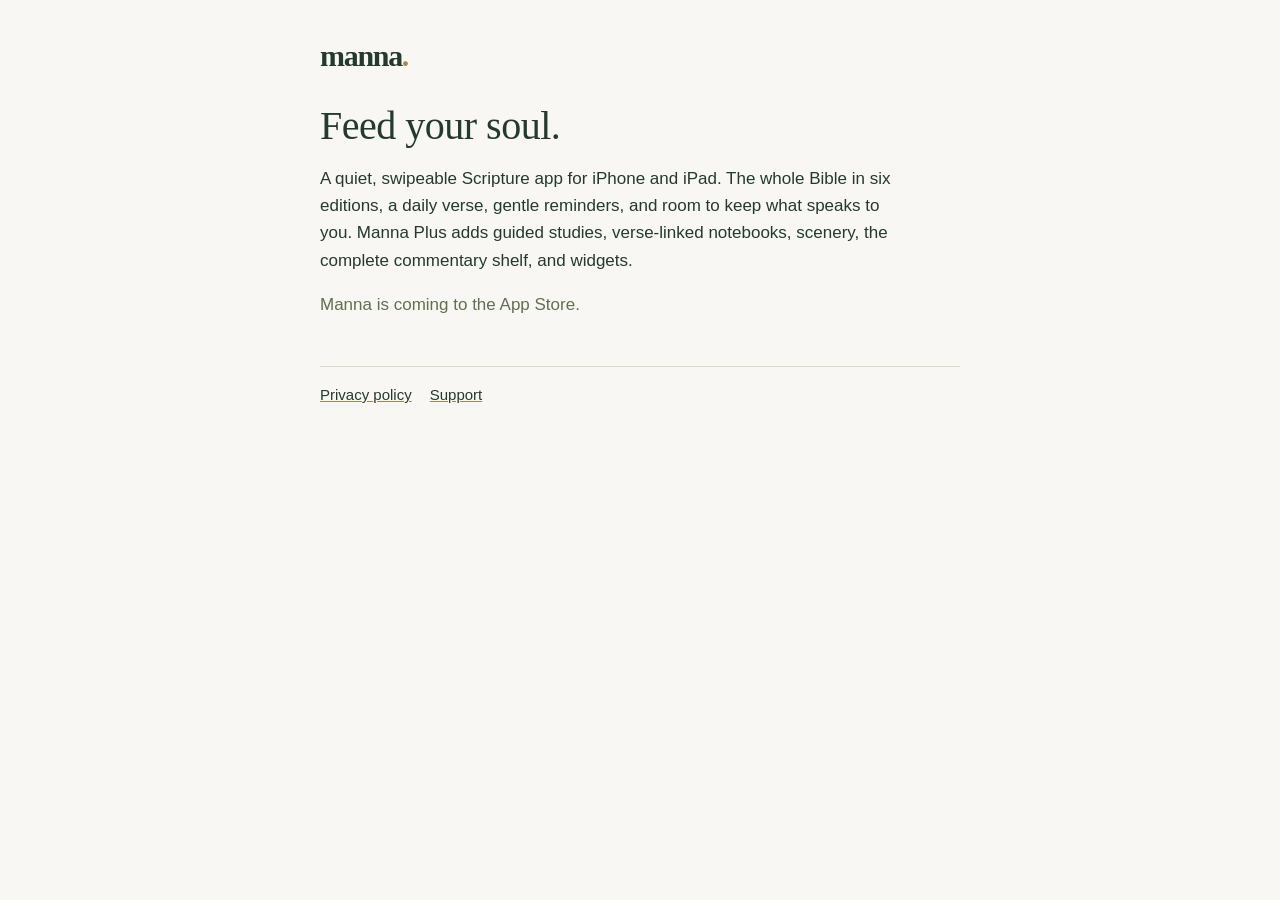
<file: index.html>
<!doctype html>
<html lang="en">
<head>
<meta charset="utf-8">
<meta name="viewport" content="width=device-width, initial-scale=1">
<title>Manna</title>
<link rel="stylesheet" href="style.css">
</head>
<body>
<main>
<a class="mark" href="./">manna<span>.</span></a>
<h1>Feed your soul.</h1>
<p>A quiet, swipeable Scripture app for iPhone and iPad. The whole Bible in six editions, a daily verse, gentle reminders, and room to keep what speaks to you. Manna Plus adds guided studies, verse-linked notebooks, scenery, the complete commentary shelf, and widgets.</p>
<p class="muted">Manna is coming to the App Store.</p>
<nav><a href="privacy.html">Privacy policy</a><a href="support.html">Support</a></nav>
</main>
</body>
</html>
</file>
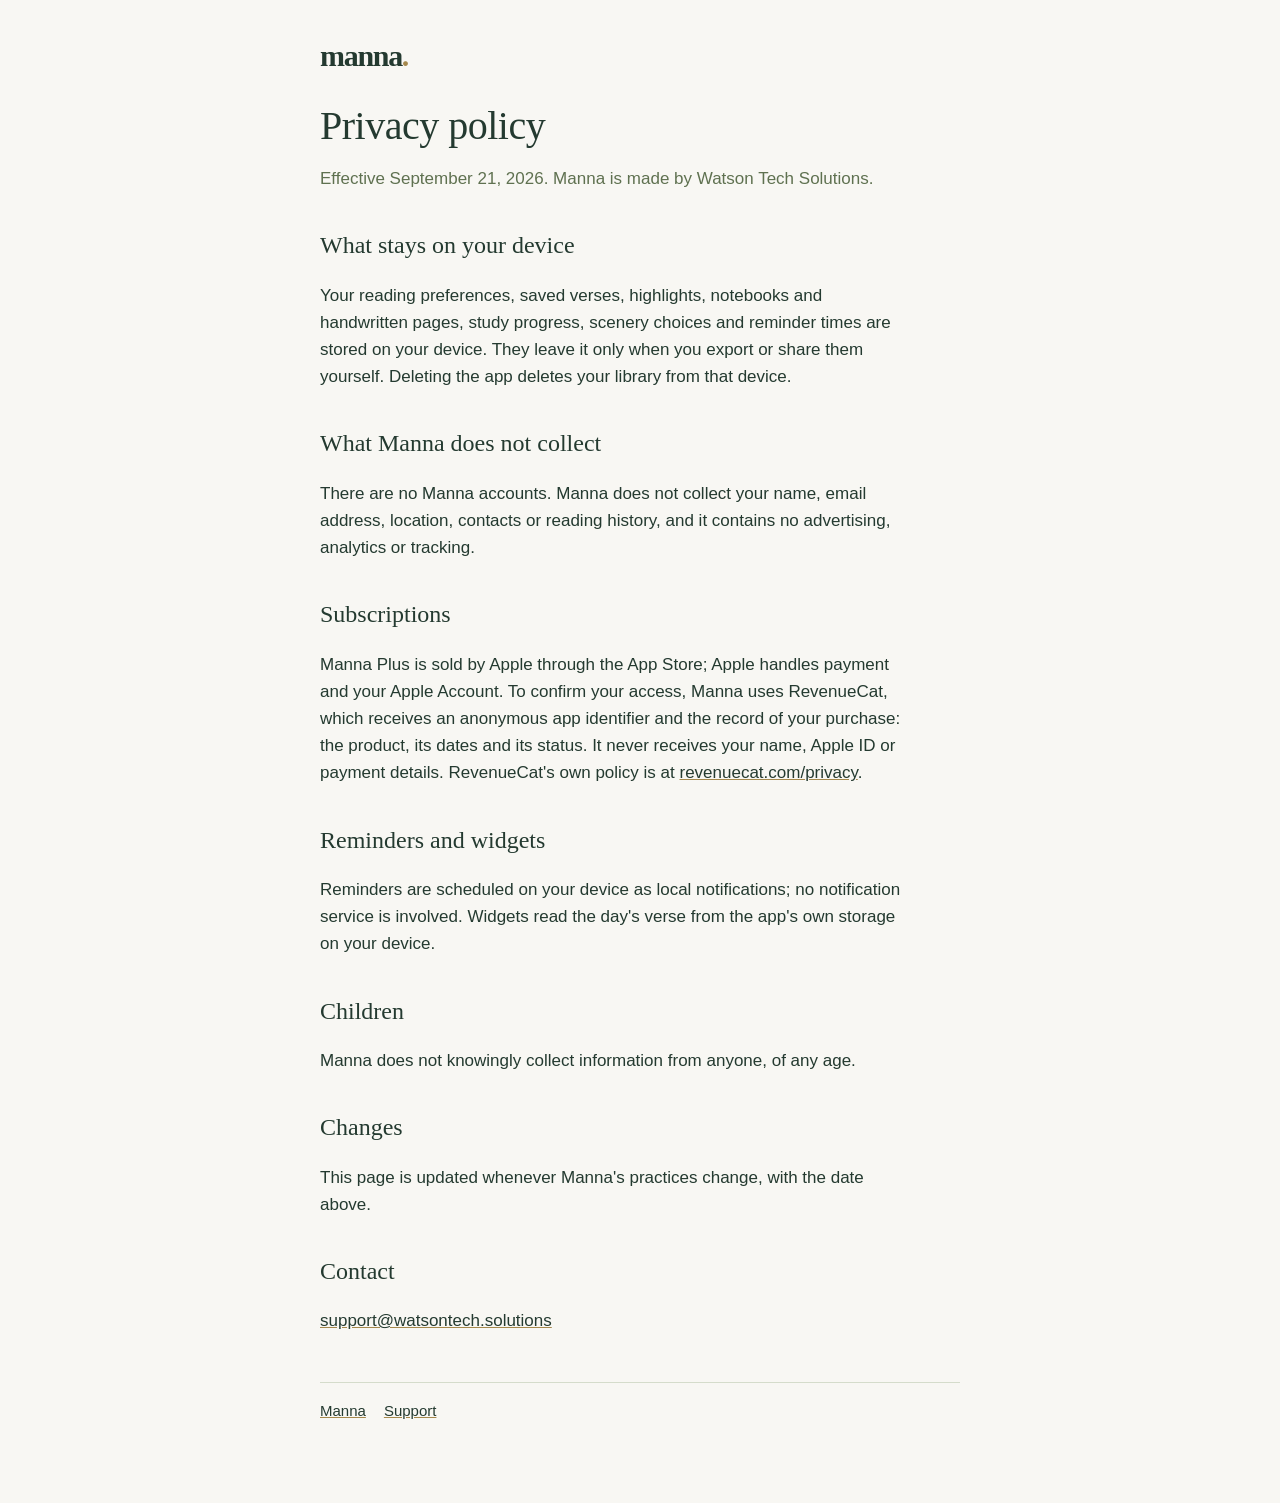
<file: privacy.html>
<!doctype html>
<html lang="en">
<head>
<meta charset="utf-8">
<meta name="viewport" content="width=device-width, initial-scale=1">
<title>Manna privacy policy</title>
<link rel="stylesheet" href="style.css">
</head>
<body>
<main>
<a class="mark" href="./">manna<span>.</span></a>
<h1>Privacy policy</h1>
<p class="muted">Effective September 21, 2026. Manna is made by Watson Tech Solutions.</p>

<h2>What stays on your device</h2>
<p>Your reading preferences, saved verses, highlights, notebooks and handwritten pages, study progress, scenery choices and reminder times are stored on your device. They leave it only when you export or share them yourself. Deleting the app deletes your library from that device.</p>

<h2>What Manna does not collect</h2>
<p>There are no Manna accounts. Manna does not collect your name, email address, location, contacts or reading history, and it contains no advertising, analytics or tracking.</p>

<h2>Subscriptions</h2>
<p>Manna Plus is sold by Apple through the App Store; Apple handles payment and your Apple Account. To confirm your access, Manna uses RevenueCat, which receives an anonymous app identifier and the record of your purchase: the product, its dates and its status. It never receives your name, Apple ID or payment details. RevenueCat's own policy is at <a href="https://www.revenuecat.com/privacy">revenuecat.com/privacy</a>.</p>

<h2>Reminders and widgets</h2>
<p>Reminders are scheduled on your device as local notifications; no notification service is involved. Widgets read the day's verse from the app's own storage on your device.</p>

<h2>Children</h2>
<p>Manna does not knowingly collect information from anyone, of any age.</p>

<h2>Changes</h2>
<p>This page is updated whenever Manna's practices change, with the date above.</p>

<h2>Contact</h2>
<p><a href="mailto:support@watsontech.solutions">support@watsontech.solutions</a></p>

<nav><a href="./">Manna</a><a href="support.html">Support</a></nav>
</main>
</body>
</html>
</file>
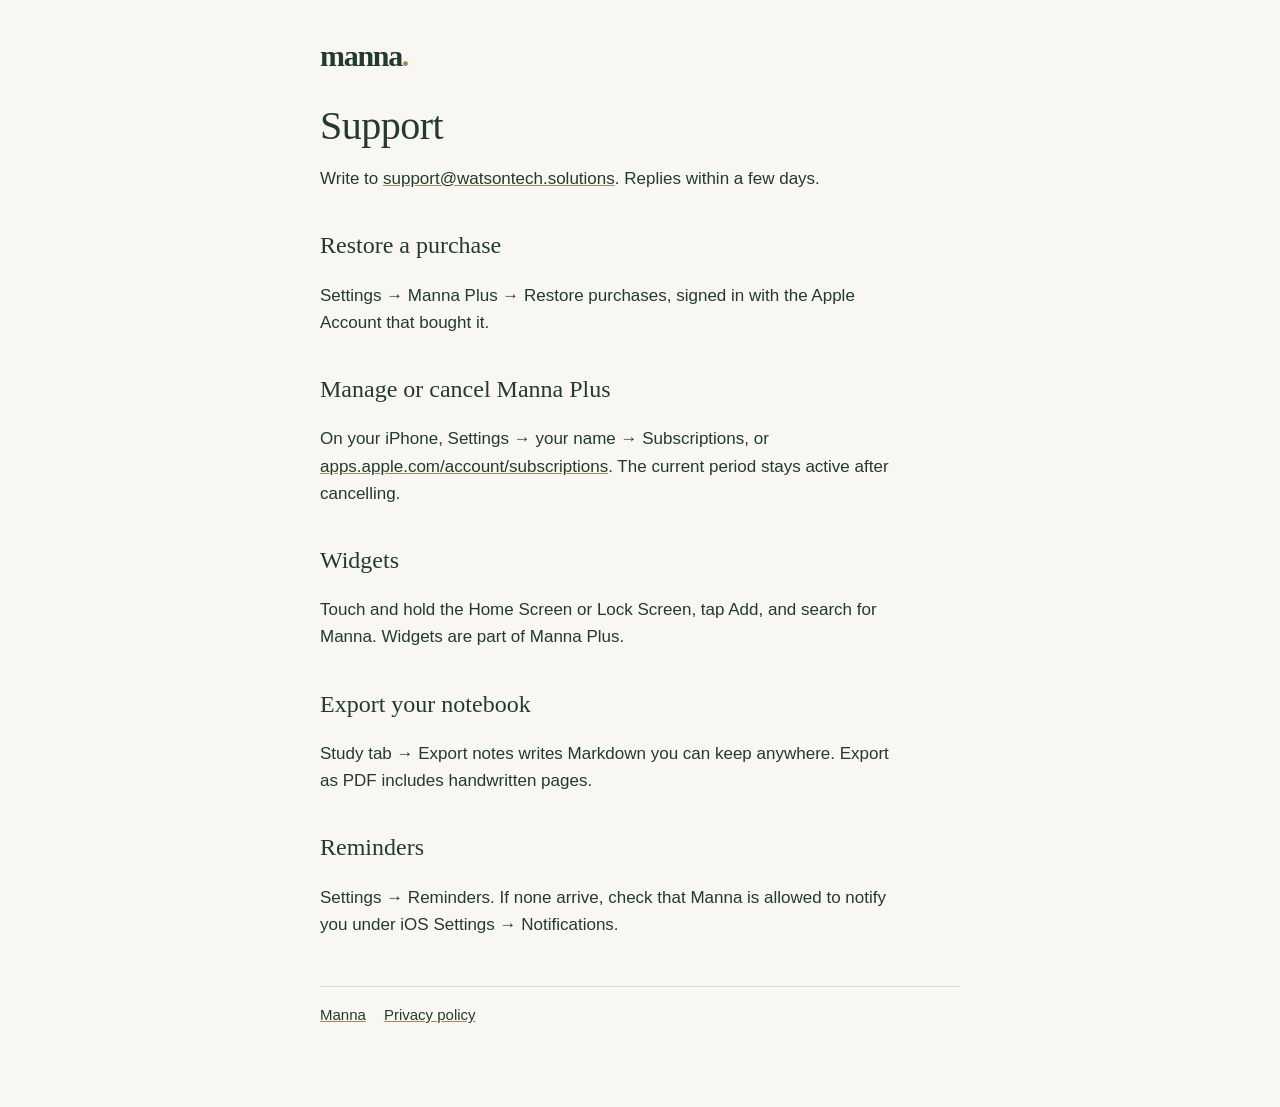
<file: support.html>
<!doctype html>
<html lang="en">
<head>
<meta charset="utf-8">
<meta name="viewport" content="width=device-width, initial-scale=1">
<title>Manna support</title>
<link rel="stylesheet" href="style.css">
</head>
<body>
<main>
<a class="mark" href="./">manna<span>.</span></a>
<h1>Support</h1>
<p>Write to <a href="mailto:support@watsontech.solutions">support@watsontech.solutions</a>. Replies within a few days.</p>

<h2>Restore a purchase</h2>
<p>Settings → Manna Plus → Restore purchases, signed in with the Apple Account that bought it.</p>

<h2>Manage or cancel Manna Plus</h2>
<p>On your iPhone, Settings → your name → Subscriptions, or <a href="https://apps.apple.com/account/subscriptions">apps.apple.com/account/subscriptions</a>. The current period stays active after cancelling.</p>

<h2>Widgets</h2>
<p>Touch and hold the Home Screen or Lock Screen, tap Add, and search for Manna. Widgets are part of Manna Plus.</p>

<h2>Export your notebook</h2>
<p>Study tab → Export notes writes Markdown you can keep anywhere. Export as PDF includes handwritten pages.</p>

<h2>Reminders</h2>
<p>Settings → Reminders. If none arrive, check that Manna is allowed to notify you under iOS Settings → Notifications.</p>

<nav><a href="./">Manna</a><a href="privacy.html">Privacy policy</a></nav>
</main>
</body>
</html>
</file>
<file: style.css>
:root{color-scheme:light dark;--ground:#F8F7F3;--ink:#243A30;--muted:#5F7150;--line:#D5DCCB;--gold:#A5884C}
@media (prefers-color-scheme:dark){:root{--ground:#161C19;--ink:#EAEFE4;--muted:#A9B8A5;--line:#2F3B35;--gold:#D8C48C}}
*{box-sizing:border-box}
body{margin:0;background:var(--ground);color:var(--ink);font:17px/1.6 -apple-system,BlinkMacSystemFont,"Segoe UI",Roboto,Helvetica,Arial,sans-serif;padding:32px 20px 80px}
main{max-width:640px;margin:0 auto}
.mark{font-family:Georgia,"Times New Roman",serif;font-weight:700;font-size:30px;letter-spacing:-1.3px;text-decoration:none;color:var(--ink);display:inline-block}
.mark span{color:var(--gold)}
h1{font-family:Georgia,"Times New Roman",serif;font-weight:400;font-size:40px;line-height:1.1;letter-spacing:-.5px;margin:24px 0 6px}
h2{font-family:Georgia,"Times New Roman",serif;font-weight:400;font-size:24px;margin:34px 0 8px}
p,li{max-width:62ch}
.muted{color:var(--muted)}
a{color:var(--ink);text-decoration-color:var(--gold)}
nav{display:flex;gap:18px;flex-wrap:wrap;border-top:1px solid var(--line);padding-top:16px;margin-top:48px;font-size:15px}
</file>
